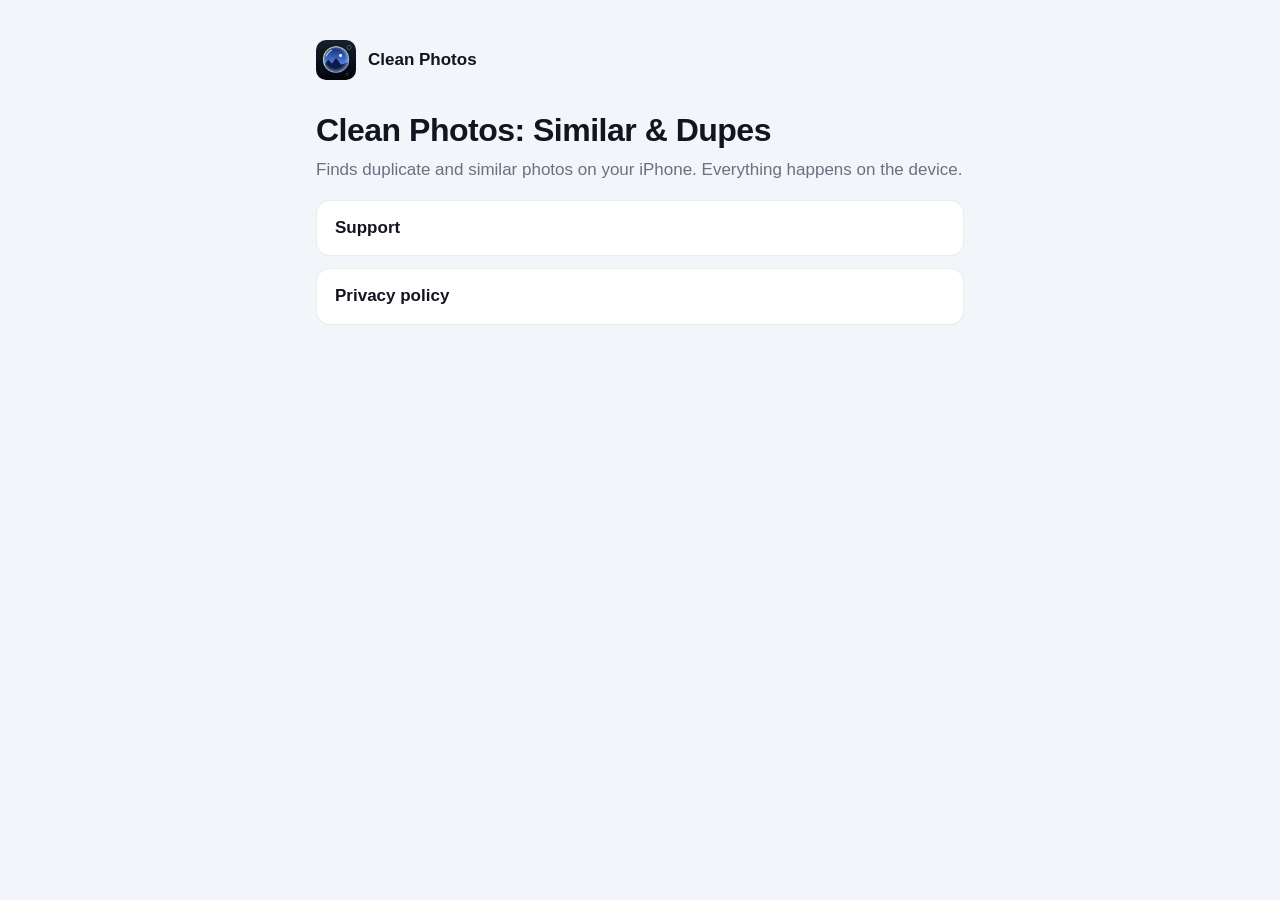
<file: index.html>
<!doctype html>
<html lang="en">
<head>
  <meta charset="utf-8">
  <meta name="viewport" content="width=device-width, initial-scale=1">
  <title>Clean Photos</title>
  <meta name="description" content="Clean Photos finds duplicate and similar photos on your iPhone.">
  <link rel="icon" href="icon.png">
  <link rel="stylesheet" href="style.css">
</head>
<body>
  <main>
    <header>
      <a href="./"><img src="icon.png" alt=""> Clean Photos</a>
    </header>

    <h1>Clean Photos: Similar &amp; Dupes</h1>
    <p class="muted">Finds duplicate and similar photos on your iPhone. Everything happens on the device.</p>

    <ul class="links">
      <li><a href="support.html">Support</a></li>
      <li><a href="privacy.html">Privacy policy</a></li>
    </ul>
  </main>
</body>
</html>
</file>
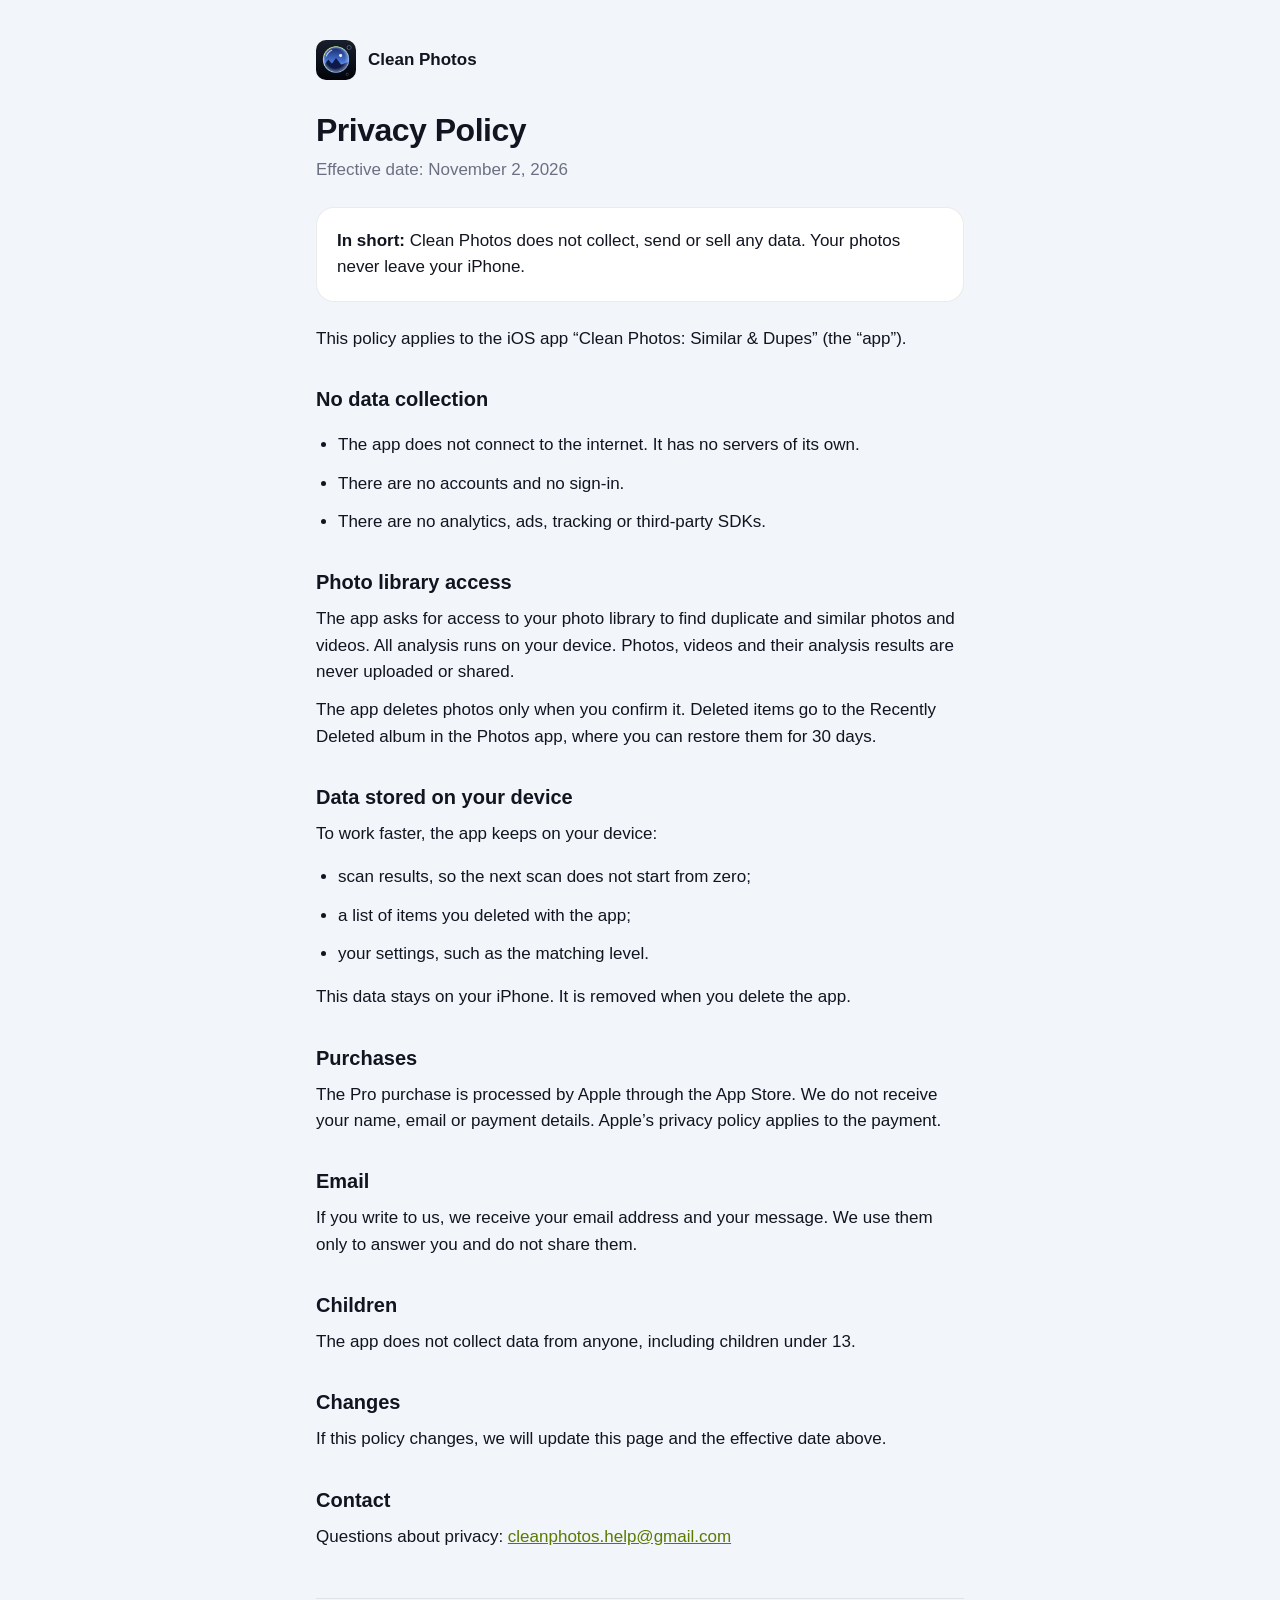
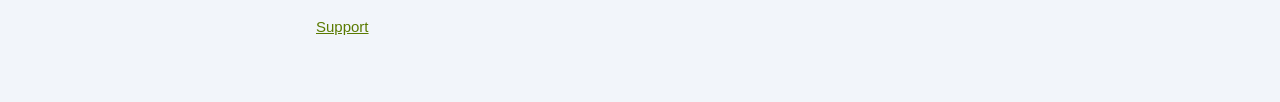
<file: privacy.html>
<!doctype html>
<html lang="en">
<head>
  <meta charset="utf-8">
  <meta name="viewport" content="width=device-width, initial-scale=1">
  <title>Privacy Policy – Clean Photos</title>
  <meta name="description" content="Privacy policy of Clean Photos: Similar & Dupes.">
  <link rel="icon" href="icon.png">
  <link rel="stylesheet" href="style.css">
</head>
<body>
  <main>
    <header>
      <a href="./"><img src="icon.png" alt=""> Clean Photos</a>
    </header>

    <h1>Privacy Policy</h1>
    <p class="muted">Effective date: November 2, 2026</p>

    <div class="card">
      <p><strong>In short:</strong> Clean Photos does not collect, send or sell any data. Your photos never leave your iPhone.</p>
    </div>

    <p>This policy applies to the iOS app “Clean Photos: Similar &amp; Dupes” (the “app”).</p>

    <h2>No data collection</h2>
    <ul>
      <li>The app does not connect to the internet. It has no servers of its own.</li>
      <li>There are no accounts and no sign-in.</li>
      <li>There are no analytics, ads, tracking or third-party SDKs.</li>
    </ul>

    <h2>Photo library access</h2>
    <p>The app asks for access to your photo library to find duplicate and similar photos and videos. All analysis runs on your device. Photos, videos and their analysis results are never uploaded or shared.</p>
    <p>The app deletes photos only when you confirm it. Deleted items go to the Recently Deleted album in the Photos app, where you can restore them for 30 days.</p>

    <h2>Data stored on your device</h2>
    <p>To work faster, the app keeps on your device:</p>
    <ul>
      <li>scan results, so the next scan does not start from zero;</li>
      <li>a list of items you deleted with the app;</li>
      <li>your settings, such as the matching level.</li>
    </ul>
    <p>This data stays on your iPhone. It is removed when you delete the app.</p>

    <h2>Purchases</h2>
    <p>The Pro purchase is processed by Apple through the App Store. We do not receive your name, email or payment details. Apple’s privacy policy applies to the payment.</p>

    <h2>Email</h2>
    <p>If you write to us, we receive your email address and your message. We use them only to answer you and do not share them.</p>

    <h2>Children</h2>
    <p>The app does not collect data from anyone, including children under 13.</p>

    <h2>Changes</h2>
    <p>If this policy changes, we will update this page and the effective date above.</p>

    <h2>Contact</h2>
    <p>Questions about privacy: <a href="mailto:cleanphotos.help@gmail.com">cleanphotos.help@gmail.com</a></p>

    <footer class="muted">
      <a href="support.html">Support</a>
    </footer>
  </main>
</body>
</html>
</file>
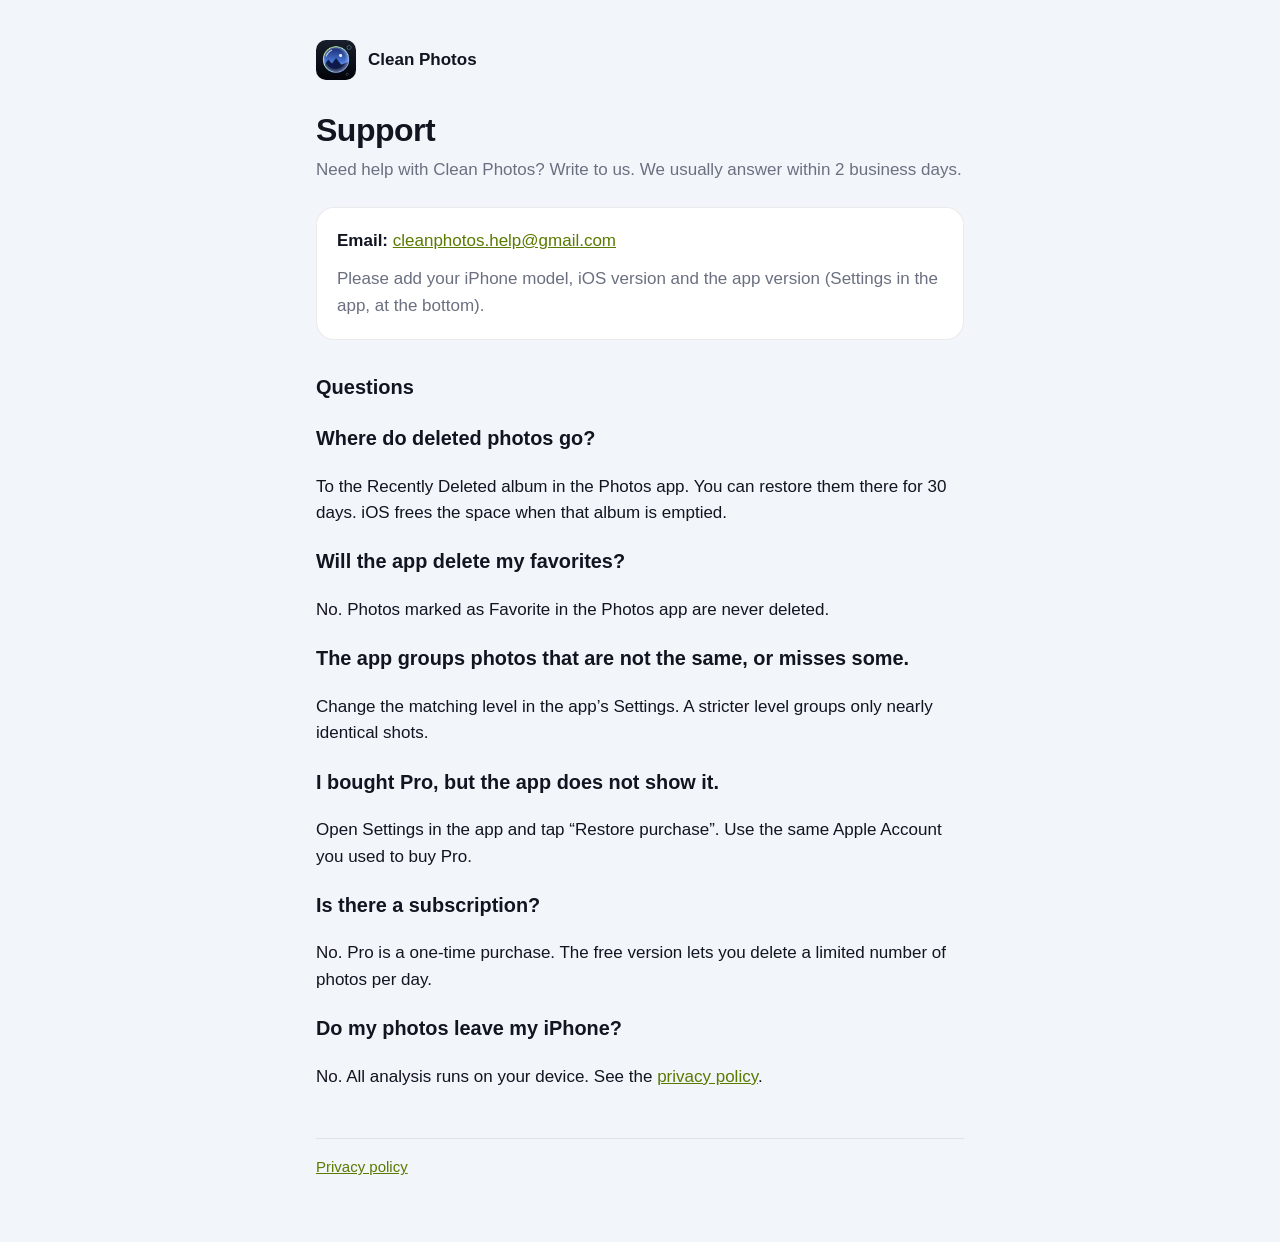
<file: support.html>
<!doctype html>
<html lang="en">
<head>
  <meta charset="utf-8">
  <meta name="viewport" content="width=device-width, initial-scale=1">
  <title>Support – Clean Photos</title>
  <meta name="description" content="Help and contact for Clean Photos: Similar & Dupes.">
  <link rel="icon" href="icon.png">
  <link rel="stylesheet" href="style.css">
</head>
<body>
  <main>
    <header>
      <a href="./"><img src="icon.png" alt=""> Clean Photos</a>
    </header>

    <h1>Support</h1>
    <p class="muted">Need help with Clean Photos? Write to us. We usually answer within 2 business days.</p>

    <div class="card">
      <p><strong>Email:</strong> <a href="mailto:cleanphotos.help@gmail.com?subject=Clean%20Photos">cleanphotos.help@gmail.com</a></p>
      <p class="muted">Please add your iPhone model, iOS version and the app version (Settings in the app, at the bottom).</p>
    </div>

    <h2>Questions</h2>

    <h3>Where do deleted photos go?</h3>
    <p>To the Recently Deleted album in the Photos app. You can restore them there for 30 days. iOS frees the space when that album is emptied.</p>

    <h3>Will the app delete my favorites?</h3>
    <p>No. Photos marked as Favorite in the Photos app are never deleted.</p>

    <h3>The app groups photos that are not the same, or misses some.</h3>
    <p>Change the matching level in the app’s Settings. A stricter level groups only nearly identical shots.</p>

    <h3>I bought Pro, but the app does not show it.</h3>
    <p>Open Settings in the app and tap “Restore purchase”. Use the same Apple Account you used to buy Pro.</p>

    <h3>Is there a subscription?</h3>
    <p>No. Pro is a one-time purchase. The free version lets you delete a limited number of photos per day.</p>

    <h3>Do my photos leave my iPhone?</h3>
    <p>No. All analysis runs on your device. See the <a href="privacy.html">privacy policy</a>.</p>

    <footer class="muted">
      <a href="privacy.html">Privacy policy</a>
    </footer>
  </main>
</body>
</html>
</file>
<file: style.css>
:root {
  --bg: #F2F5FA;
  --card: #FFFFFF;
  --text: #121420;
  --muted: #6B7080;
  --line: rgba(0, 0, 0, 0.08);
  --accent: #5A7A00;
  --mark: #D9FF43;
}

@media (prefers-color-scheme: dark) {
  :root {
    --bg: #0D1017;
    --card: #161A23;
    --text: #F2F4FA;
    --muted: #8A90A3;
    --line: rgba(255, 255, 255, 0.08);
    --accent: #D9FF43;
  }
}

* { box-sizing: border-box; }

body {
  margin: 0;
  background: var(--bg);
  color: var(--text);
  font: 17px/1.55 -apple-system, BlinkMacSystemFont, "SF Pro Text", "Segoe UI", Roboto, sans-serif;
  -webkit-text-size-adjust: 100%;
}

main {
  max-width: 680px;
  margin: 0 auto;
  padding: 40px 16px 64px;
}

header {
  display: flex;
  align-items: center;
  gap: 12px;
  margin-bottom: 32px;
}

header a {
  display: flex;
  align-items: center;
  gap: 12px;
  color: var(--text);
  text-decoration: none;
  font-weight: 600;
}

header img {
  width: 40px;
  height: 40px;
  border-radius: 10px;
}

h1 {
  font-size: 32px;
  line-height: 1.15;
  letter-spacing: -0.5px;
  margin: 0 0 8px;
}

h2 {
  font-size: 20px;
  margin: 32px 0 8px;
}

p, li { margin: 0 0 12px; }

ul { padding-left: 22px; }

a { color: var(--accent); }

.muted { color: var(--muted); }

.card {
  background: var(--card);
  border: 1px solid var(--line);
  border-radius: 18px;
  padding: 20px;
  margin: 24px 0;
}

.card p:last-child { margin-bottom: 0; }

.links {
  list-style: none;
  padding: 0;
}

.links a {
  display: block;
  background: var(--card);
  border: 1px solid var(--line);
  border-radius: 14px;
  padding: 14px 18px;
  color: var(--text);
  text-decoration: none;
  font-weight: 600;
}

footer {
  margin-top: 48px;
  padding-top: 16px;
  border-top: 1px solid var(--line);
  font-size: 15px;
}
</file>
